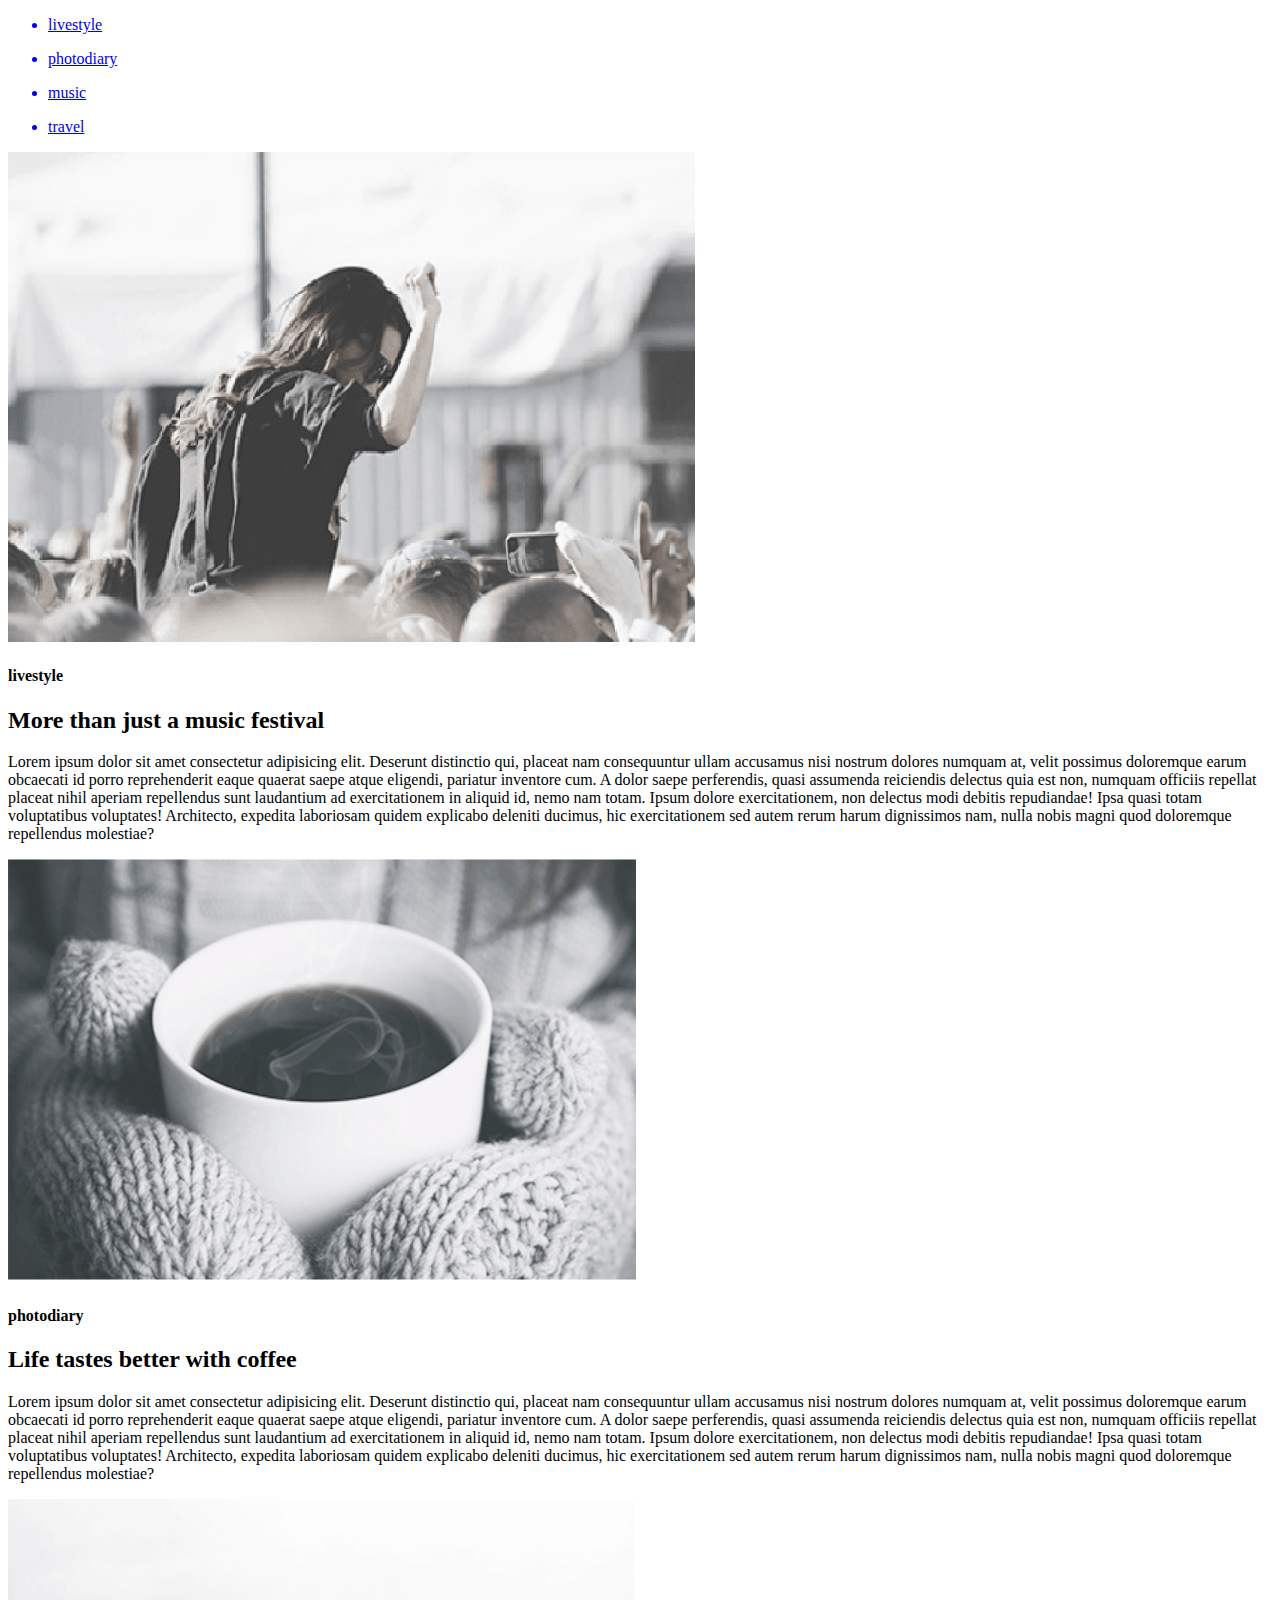
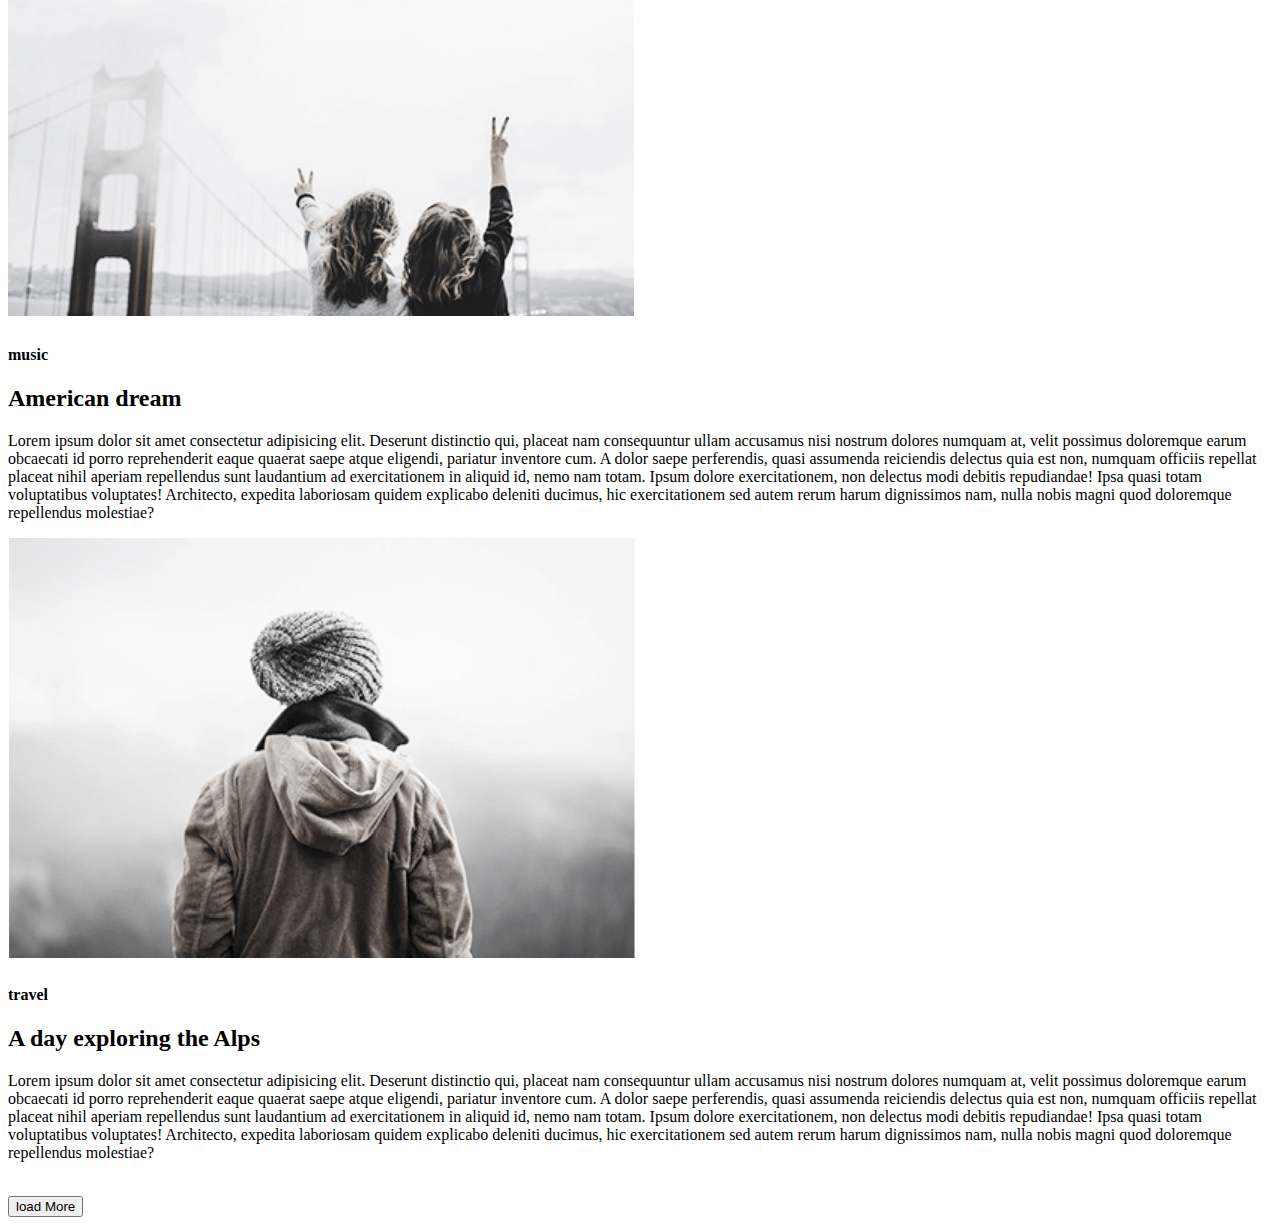
<file: index.html>
<!DOCTYPE html>
<html lang="en">
<head>
    <meta charset="UTF-8">
    <meta name="viewport" content="width=device-width, initial-scale=1.0">
    <title>Document</title>
</head>
<body>
    <header>
        <nav>
            <menu>
                <a href="#lifestyle"><li>livestyle</li></a>
            </menu>
            <menu>
                <a href="#photodiary"><li>photodiary</li></a>
            </menu>
            <menu>
                <a href="#music"><li>music</li></a>
            </menu>
            <menu>
                <a href="#travel"><li>travel</li></a>
            </menu>
        </nav>
    </header>
    <section id="lifestyle">
    <img src="img/1.png" alt="1">
    <h4>livestyle</h4>
</section>
<h2>More than just a music festival</h2>
<p>Lorem ipsum dolor sit amet consectetur adipisicing elit. Deserunt distinctio qui, placeat nam consequuntur ullam accusamus nisi nostrum dolores numquam at, velit possimus doloremque earum obcaecati id
    porro reprehenderit eaque quaerat saepe atque eligendi, pariatur inventore cum. A dolor saepe perferendis, quasi assumenda reiciendis delectus quia est non, numquam officiis repellat placeat nihil aperiam
    repellendus sunt laudantium ad exercitationem in aliquid id, nemo nam totam. Ipsum dolore exercitationem, non delectus modi debitis repudiandae! Ipsa quasi totam voluptatibus voluptates! Architecto, expedita
    laboriosam quidem explicabo deleniti ducimus, hic exercitationem sed autem rerum harum dignissimos nam, nulla nobis magni quod doloremque repellendus molestiae?</p>
<section id="photodiary">
    <img src="img/2.png" alt="2">
    <h4>photodiary</h4>
</section>
<h2>Life tastes better with coffee</h2>
<p>Lorem ipsum dolor sit amet consectetur adipisicing elit. Deserunt distinctio qui, placeat nam consequuntur ullam accusamus nisi nostrum dolores numquam at, velit possimus doloremque earum obcaecati id
    porro reprehenderit eaque quaerat saepe atque eligendi, pariatur inventore cum. A dolor saepe perferendis, quasi assumenda reiciendis delectus quia est non, numquam officiis repellat placeat nihil aperiam
    repellendus sunt laudantium ad exercitationem in aliquid id, nemo nam totam. Ipsum dolore exercitationem, non delectus modi debitis repudiandae! Ipsa quasi totam voluptatibus voluptates! Architecto, expedita
    laboriosam quidem explicabo deleniti ducimus, hic exercitationem sed autem rerum harum dignissimos nam, nulla nobis magni quod doloremque repellendus molestiae?</p>
<section id="music">
<img src="img/3.png" alt="3">
<h4>music</h4>
</section>
<h2>American dream</h2>
<p>Lorem ipsum dolor sit amet consectetur adipisicing elit. Deserunt distinctio qui, placeat nam consequuntur ullam accusamus nisi nostrum dolores numquam at, velit possimus doloremque earum obcaecati id
    porro reprehenderit eaque quaerat saepe atque eligendi, pariatur inventore cum. A dolor saepe perferendis, quasi assumenda reiciendis delectus quia est non, numquam officiis repellat placeat nihil aperiam
    repellendus sunt laudantium ad exercitationem in aliquid id, nemo nam totam. Ipsum dolore exercitationem, non delectus modi debitis repudiandae! Ipsa quasi totam voluptatibus voluptates! Architecto, expedita
    laboriosam quidem explicabo deleniti ducimus, hic exercitationem sed autem rerum harum dignissimos nam, nulla nobis magni quod doloremque repellendus molestiae?</p>
<section id="travel">
    <img src="img/4.png" alt="">
    <h4>travel</h4>
</section>
<h2>A day exploring the Alps</h2>
<p>Lorem ipsum dolor sit amet consectetur adipisicing elit. Deserunt distinctio qui, placeat nam consequuntur ullam accusamus nisi nostrum dolores numquam at, velit possimus doloremque earum obcaecati id
    porro reprehenderit eaque quaerat saepe atque eligendi, pariatur inventore cum. A dolor saepe perferendis, quasi assumenda reiciendis delectus quia est non, numquam officiis repellat placeat nihil aperiam
    repellendus sunt laudantium ad exercitationem in aliquid id, nemo nam totam. Ipsum dolore exercitationem, non delectus modi debitis repudiandae! Ipsa quasi totam voluptatibus voluptates! Architecto, expedita
    laboriosam quidem explicabo deleniti ducimus, hic exercitationem sed autem rerum harum dignissimos nam, nulla nobis magni quod doloremque repellendus molestiae?</p>
    <br>
    <button>load More</button>
</body>
</html>
</file>
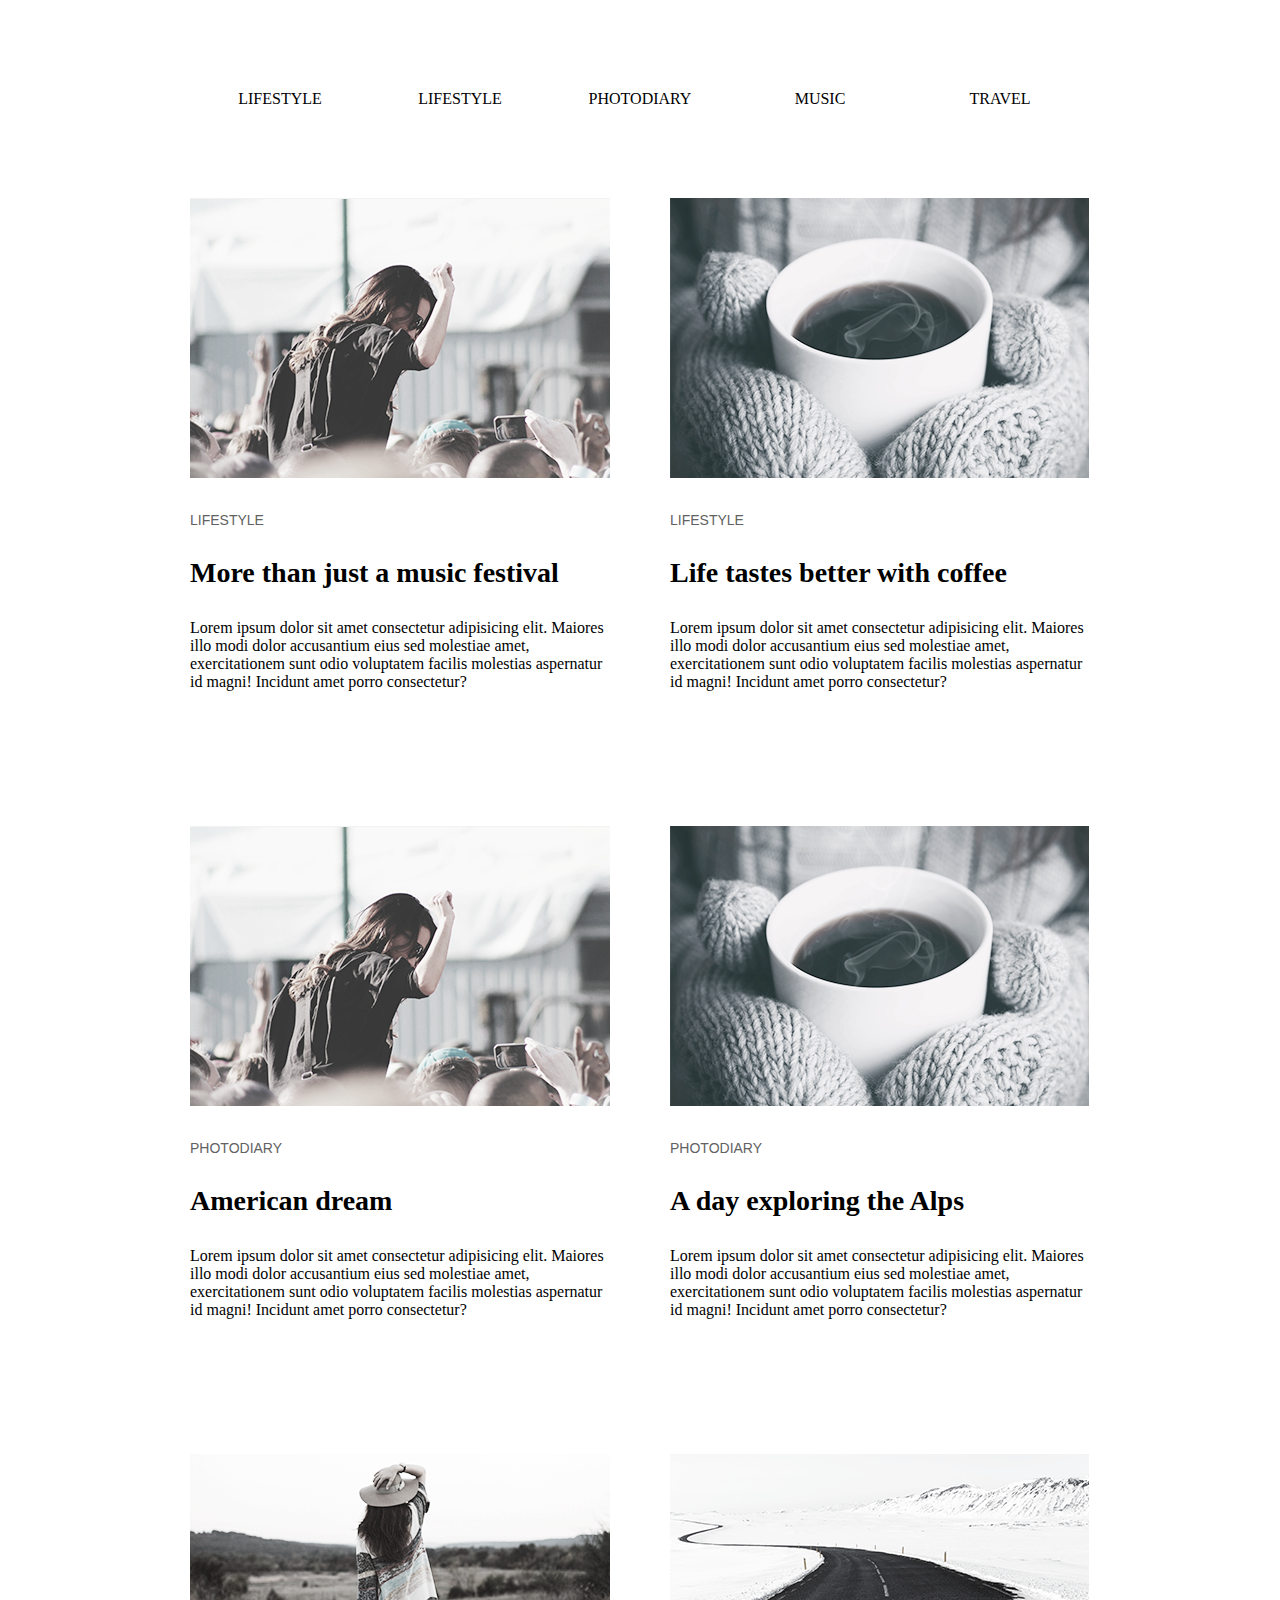
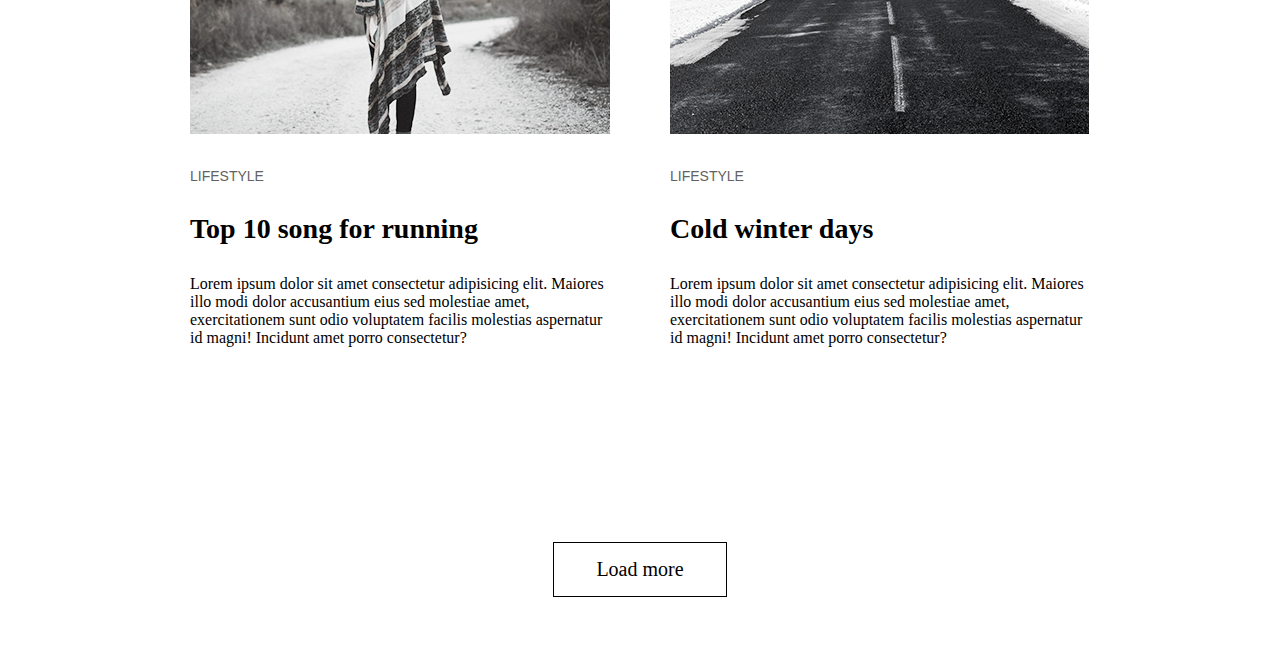
<file: modul3/index.html>
<!DOCTYPE html>
<html lang="en">
<head>
    <meta charset="UTF-8">
    <meta name="viewport" content="width=device-width, initial-scale=1.0">
    <meta http-equiv="X-UA-Compatible" content="ie=edge">
    <link rel="stylesheet" href="./css/main.css">
    <title>HomeWork_3</title>
</head>
<body>
    <main class="wrapper">
        <header class="header">
            <nav class="top-navigation">
                <menu class="menu">
                    <li class="menu_item"><a href="" class="menu_item_link">LIFESTYLE</a></li>
                    <li class="menu_item"><a href="#" class="menu_item_link">LIFESTYLE</a></li>
                    <li class="menu_item"><a href="#" class="menu_item_link">PHOTODIARY</a></li>
                    <li class="menu_item"><a href="#" class="menu_item_link">MUSIC</a></li>
                    <li class="menu_item"><a href="#" class="menu_item_link">TRAVEL</a></li>
                </menu>
            </nav>
        </header>
    </main>
    <ul class="section">
        <li class="article_block">
            <article class="aticle">
                <img  class="aticle_img" src="./img/image_01.png" alt="01">
                <p class="tab">LIFESTYLE</p>
                <h3 class="article_header">More than just a music festival</h3>
                <p class="article_text">Lorem ipsum dolor sit amet consectetur adipisicing elit. Maiores illo modi dolor accusantium eius sed molestiae amet, exercitationem sunt odio voluptatem facilis molestias aspernatur id magni! Incidunt amet porro consectetur?</p>
            </article>
        </li>
        <li class="article_block">
            <article class="aticle">
                <img class="aticle_img" src="./img/image_02.png" alt="02">
                <p class="tab">LIFESTYLE</p>
                <h3 class="article_header">Life tastes better with coffee</h3>
                <p class="article_text">Lorem ipsum dolor sit amet consectetur adipisicing elit. Maiores illo modi dolor accusantium eius sed molestiae amet, exercitationem sunt odio voluptatem facilis molestias aspernatur id magni! Incidunt amet porro consectetur?</p>
            </article>
        </li>
        <li class="article_block">
            <article class="aticle">
                <img class="aticle_img" src="./img/image_03.png" alt="03">
                <p class="tab">PHOTODIARY</p>
                <h3 class="article_header">American dream</h3>
                <p class="article_text">Lorem ipsum dolor sit amet consectetur adipisicing elit. Maiores illo modi dolor accusantium eius sed molestiae amet, exercitationem sunt odio voluptatem facilis molestias aspernatur id magni! Incidunt amet porro consectetur?</p>
            </article>
        </li>
        <li class="article_block">
            <article class="aticle">
                <img  class="aticle_img" src="./img/image_04.png" alt="04">
                <p class="tab">PHOTODIARY</p>
                <h3 class="article_header">A day exploring the Alps</h3>
                <p class="article_text">Lorem ipsum dolor sit amet consectetur adipisicing elit. Maiores illo modi dolor accusantium eius sed molestiae amet, exercitationem sunt odio voluptatem facilis molestias aspernatur id magni! Incidunt amet porro consectetur?</p>
            </article>
        </li>
        <li class="article_block">
            <article class="aticle">
                <img  class="aticle_img" src="./img/image_05.png" alt="05">
                <p class="tab">LIFESTYLE</p>
                <h3 class="article_header">Top 10 song for running</h3>
                <p class="article_text">Lorem ipsum dolor sit amet consectetur adipisicing elit. Maiores illo modi dolor accusantium eius sed molestiae amet, exercitationem sunt odio voluptatem facilis molestias aspernatur id magni! Incidunt amet porro consectetur?</p>
            </article>
        </li>
        <li class="article_block">
            <article class="aticle">
                <img  class="aticle_img" src="./img/image_06.png" alt="06">
                <p class="tab">LIFESTYLE</p>
                <h3 class="article_header">Cold winter days</h3>
                <p class="article_text">Lorem ipsum dolor sit amet consectetur adipisicing elit. Maiores illo modi dolor accusantium eius sed molestiae amet, exercitationem sunt odio voluptatem facilis molestias aspernatur id magni! Incidunt amet porro consectetur?</p>
            </article>
        </li>
    </ul>
    <div class="btn_block"><button class="btn">Load more</button></div>
</body>
</html>
</file>
<file: modul3/css/main.css>
/* reset */
*{
    margin: 0;
    padding: 0;
} 
/* reset end */
body {
    font-family:'Playfair Display' , serif;
    font-size: 100%;
    font-weight: normal;
    align-self: center;
    width: 900px;
    margin-left: auto;
    margin-right: auto;
}

.header {
    width: 100%;
    display: block;
}

.menu {
    padding-top: 10%;
    padding-bottom: 10%;
    padding-left: 0%;
    display: flex;
    margin: 0 auto;
}

.menu_item {
    display: inline-block;
    width: 20%;
    text-align: center;
    text-decoration: none;
}
.menu_item :hover {
    color: aqua;

}
/* take off li dots */
menu>li {
    list-style-type: none;
}
.menu_item_link {
    color: #000;
    text-decoration: none;
}
ul>li {
    list-style-type: none;
}
.article_block {
    display: inline-block;
    width: 420px;
    margin-bottom: 135px;
}
.article_block:nth-child(odd) {
    margin-right: 56px;
}
article {
    display: inline-block;
    box-sizing: border-box;
}
.tab {
    height: 15px;
    font-family: Arial, Helvetica, sans-serif;
    vertical-align: middle;
    font-size: 14px;
    color: #626262;
    margin: 30px 0;
}
.article_header {
    font-size: 28px;
    margin-bottom: 30px;
}
.article_Text {
    font-size: 14px;
}
.btn_block {
    margin: 60px 0;
    display: flex;
    align-items: center;
    justify-content: center;
}
.btn {
    width: 160px;
    color: #000;
    letter-spacing: normal;
    word-spacing: normal;
    text-transform: none;
    text-indent: 0px;
    text-shadow: none;
    text-align: center;
    align-items: flex-start;
    font-size: 20px;
    cursor: default;
    background-color: #fff;
    box-sizing: inherit;
    margin: 0em;
    font-family: 'Playfair Display', serif;
    padding: 15px 6px;
    /* border-width: 1px;
    border-style: outset;
    border-color: #000000;
    border-image: initial; */
    border: 1px solid #000;
    cursor: pointer; 
}
</file>
